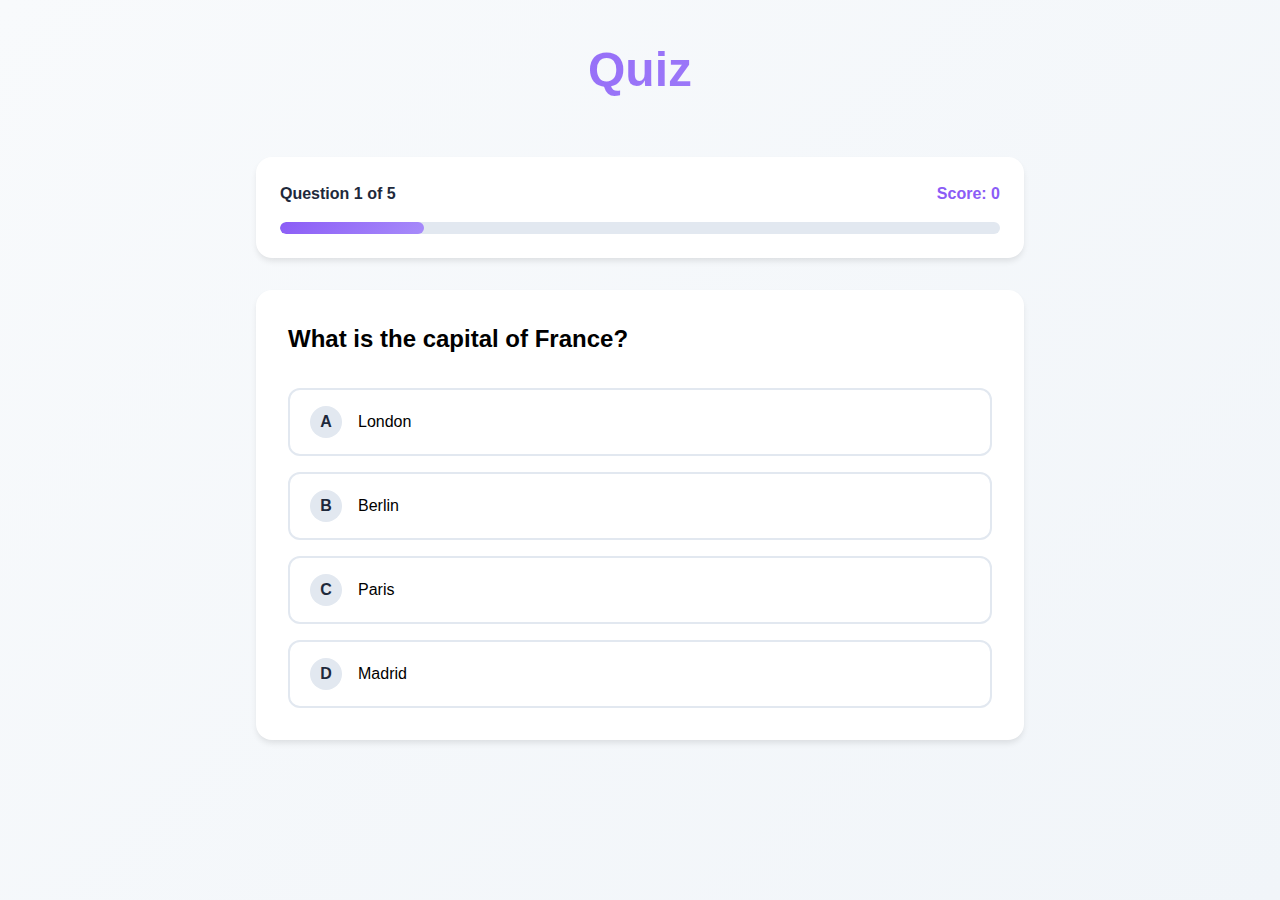
<file: public/quiz-embed.html>
<!DOCTYPE html>
<html lang="en">
<head>
    <meta charset="UTF-8">
    <meta name="viewport" content="width=device-width, initial-scale=1.0">
    <title>Interactive Quiz</title>
    <style>
        * {
            margin: 0;
            padding: 0;
            box-sizing: border-box;
        }

        :root {
            --primary: #8b5cf6;
            --primary-glow: #a78bfa;
            --success: #10b981;
            --success-glow: #34d399;
            --error: #ef4444;
            --error-glow: #f87171;
            --background: #f8fafc;
            --foreground: #1e293b;
            --card: #ffffff;
            --border: #e2e8f0;
            --muted: #64748b;
            --quiz-hover: #f1f5f9;
        }

        body {
            font-family: -apple-system, BlinkMacSystemFont, 'Segoe UI', Roboto, sans-serif;
            background: linear-gradient(135deg, #f8fafc, #f1f5f9);
            color: var(--foreground);
            line-height: 1.6;
            min-height: 100vh;
        }

        .quiz-container {
            max-width: 800px;
            margin: 0 auto;
            padding: 2rem 1rem;
        }

        .quiz-header {
            text-align: center;
            margin-bottom: 3rem;
        }

        .quiz-title {
            font-size: 3rem;
            font-weight: bold;
            background: linear-gradient(135deg, var(--primary), var(--primary-glow));
            -webkit-background-clip: text;
            -webkit-text-fill-color: transparent;
            background-clip: text;
            margin-bottom: 1rem;
        }

        .quiz-subtitle {
            font-size: 1.25rem;
            color: var(--muted);
            max-width: 32rem;
            margin: 0 auto;
        }

        .progress-container {
            background: var(--card);
            border-radius: 1rem;
            padding: 1.5rem;
            box-shadow: 0 4px 6px -1px rgba(0, 0, 0, 0.1);
            margin-bottom: 2rem;
        }

        .progress-header {
            display: flex;
            justify-content: space-between;
            align-items: center;
            margin-bottom: 1rem;
        }

        .progress-text {
            font-weight: 600;
            color: var(--foreground);
        }

        .progress-score {
            color: var(--primary);
            font-weight: bold;
        }

        .progress-bar {
            width: 100%;
            height: 0.75rem;
            background: #e2e8f0;
            border-radius: 9999px;
            overflow: hidden;
        }

        .progress-fill {
            height: 100%;
            background: linear-gradient(135deg, var(--primary), var(--primary-glow));
            border-radius: 9999px;
            transition: width 0.5s ease;
        }

        .question-card {
            background: var(--card);
            border-radius: 1rem;
            padding: 2rem;
            box-shadow: 0 4px 6px -1px rgba(0, 0, 0, 0.1);
            margin-bottom: 2rem;
        }

        .question-title {
            font-size: 1.5rem;
            font-weight: 600;
            margin-bottom: 2rem;
            line-height: 1.4;
            color: #000000; /* Força a cor preta */
        }

        .options-container {
            display: grid;
            gap: 1rem;
        }

        .option-button {
            display: flex;
            align-items: center;
            width: 100%;
            padding: 1rem 1.25rem;
            background: var(--card);
            border: 2px solid var(--border);
            border-radius: 0.75rem;
            cursor: pointer;
            transition: all 0.3s ease;
            font-size: 1rem;
            text-align: left;
        }

        .option-button:hover {
            background: var(--quiz-hover);
            border-color: var(--primary);
            transform: translateY(-2px);
        }

        .option-button.selected {
            border-color: var(--primary);
            background: var(--primary);
            color: white;
        }

        .option-button.correct {
            border-color: var(--success);
            background: var(--success);
            color: white;
            animation: quiz-success 0.6s ease-out;
        }

        .option-button.incorrect {
            border-color: var(--error);
            background: var(--error);
            color: white;
            animation: quiz-error 0.6s ease-out;
        }

        .option-button.disabled {
            cursor: not-allowed;
            opacity: 0.6;
        }

        .option-letter {
            display: flex;
            align-items: center;
            justify-content: center;
            width: 2rem;
            height: 2rem;
            border-radius: 50%;
            background: var(--border);
            color: var(--foreground);
            font-weight: bold;
            margin-right: 1rem;
            flex-shrink: 0;
        }

        .option-button.selected .option-letter,
        .option-button.correct .option-letter,
        .option-button.incorrect .option-letter {
            background: rgba(255, 255, 255, 0.2);
            color: white;
        }

        .feedback-container {
            margin-top: 1.5rem;
            padding: 1.5rem;
            border-radius: 0.75rem;
            border-left: 4px solid;
        }

        .feedback-correct {
            background: #ecfdf5;
            border-left-color: var(--success);
            color: #065f46;
        }

        .feedback-incorrect {
            background: #fef2f2;
            border-left-color: var(--error);
            color: #991b1b;
        }

        .feedback-title {
            font-weight: 600;
            margin-bottom: 0.5rem;
            display: flex;
            align-items: center;
            gap: 0.5rem;
        }

        .feedback-explanation {
            line-height: 1.6;
        }

        .next-button {
            display: flex;
            align-items: center;
            justify-content: center;
            gap: 0.5rem;
            margin: 2rem auto 0;
            padding: 0.75rem 2rem;
            background: linear-gradient(135deg, var(--primary), var(--primary-glow));
            color: white;
            border: none;
            border-radius: 0.75rem;
            font-size: 1.1rem;
            font-weight: 600;
            cursor: pointer;
            transition: all 0.3s ease;
            animation: bounce-in 0.4s cubic-bezier(0.68, -0.55, 0.265, 1.55);
        }

        .next-button:hover {
            opacity: 0.9;
            transform: scale(1.05);
        }

        .completion-card {
            background: var(--card);
            border-radius: 1rem;
            padding: 3rem 2rem;
            text-align: center;
            box-shadow: 0 4px 6px -1px rgba(0, 0, 0, 0.1);
        }

        .completion-title {
            font-size: 2.5rem;
            font-weight: bold;
            margin-bottom: 1rem;
        }

        .completion-score {
            font-size: 3rem;
            font-weight: bold;
            background: linear-gradient(135deg, var(--primary), var(--primary-glow));
            -webkit-background-clip: text;
            -webkit-text-fill-color: transparent;
            background-clip: text;
            margin-bottom: 1rem;
        }

        .completion-message {
            font-size: 1.125rem;
            color: var(--muted);
            margin-bottom: 2rem;
        }

        .restart-button {
            padding: 0.75rem 2rem;
            background: linear-gradient(135deg, var(--primary), var(--primary-glow));
            color: white;
            border: none;
            border-radius: 0.75rem;
            font-size: 1.1rem;
            font-weight: 600;
            cursor: pointer;
            transition: all 0.3s ease;
        }

        .restart-button:hover {
            opacity: 0.9;
            transform: scale(1.05);
        }

        @keyframes quiz-success {
            0% { transform: scale(1); }
            50% { transform: scale(1.02); }
            100% { transform: scale(1); }
        }

        @keyframes quiz-error {
            0% { transform: scale(1); }
            25% { transform: translateX(-5px); }
            75% { transform: translateX(5px); }
            100% { transform: translateX(0); }
        }

        @keyframes bounce-in {
            0% { transform: scale(0.8); opacity: 0; }
            50% { transform: scale(1.1); opacity: 1; }
            100% { transform: scale(1); opacity: 1; }
        }

        .hidden {
            display: none;
        }

        /* Responsive */
        @media (max-width: 640px) {
            .quiz-title {
                font-size: 2rem;
            }
            
            .quiz-container {
                padding: 1rem;
            }
            
            .question-card,
            .progress-container,
            .completion-card {
                padding: 1.5rem;
            }
        }
    </style>
</head>
<body>
    <div class="quiz-container">
        <header class="quiz-header">
            <h1 class="quiz-title">Quiz</h1>
        </header>

        <main id="quiz-main">
            <!-- Progress Section -->
            <div id="progress-section" class="progress-container">
                <div class="progress-header">
                    <span class="progress-text">Question <span id="current-question">1</span> of <span id="total-questions">5</span></span>
                    <span class="progress-score">Score: <span id="current-score">0</span></span>
                </div>
                <div class="progress-bar">
                    <div id="progress-fill" class="progress-fill" style="width: 20%"></div>
                </div>
            </div>

            <!-- Question Section -->
            <div id="question-section" class="question-card">
                <h2 id="question-title" class="question-title">What is the capital of France?</h2>
                <div id="options-container" class="options-container">
                    <!-- Options will be dynamically generated here -->
                </div>
                <div id="feedback-container" class="feedback-container hidden"></div>
            </div>

            <!-- Next Button -->
            <button id="next-button" class="next-button hidden">
                Next Question
                <svg width="20" height="20" viewBox="0 0 24 24" fill="none" stroke="currentColor" stroke-width="2">
                    <polyline points="9,18 15,12 9,6"></polyline>
                </svg>
            </button>

            <!-- Completion Section -->
            <div id="completion-section" class="completion-card hidden">
                <h2 class="completion-title">🎉 Quiz Complete!</h2>
                <div id="final-score" class="completion-score">4/5</div>
                <p id="completion-message" class="completion-message">Great job! You scored 80% on this quiz.</p>
                <button id="restart-button" class="restart-button">Take Quiz Again</button>
            </div>
        </main>
    </div>

    <script>
        // Quiz Data
        const quizQuestions = [
            {
                id: 1,
                question: "What is the capital of France?",
                options: ["London", "Berlin", "Paris", "Madrid"],
                correctAnswer: 2,
                explanation: "Paris is the capital and most populous city of France. It has been the political and cultural center of France for centuries.",
                type: "multiple-choice"
            },
            {
                id: 2,
                question: "The Earth is flat.",
                options: ["True", "False"],
                correctAnswer: 1,
                explanation: "The Earth is actually an oblate spheroid, meaning it's roughly spherical but slightly flattened at the poles due to its rotation. This has been proven through scientific evidence including satellite imagery, physics, and space exploration.",
                type: "true-false"
            },
            {
                id: 3,
                question: "Which programming language is known for its use in web development and has a name that refers to a type of coffee?",
                options: ["Python", "Java", "JavaScript", "C++"],
                correctAnswer: 2,
                explanation: "JavaScript is the programming language named after coffee (specifically Java coffee). Despite its name, JavaScript is completely different from Java. JavaScript is essential for web development, running in browsers to make websites interactive.",
                type: "multiple-choice"
            },
            {
                id: 4,
                question: "Photosynthesis occurs in animals.",
                options: ["True", "False"],
                correctAnswer: 1,
                explanation: "Photosynthesis is the process by which plants, algae, and some bacteria convert light energy (usually from the sun) into chemical energy. Animals cannot perform photosynthesis as they lack chlorophyll and the necessary cellular structures.",
                type: "true-false"
            },
            {
                id: 5,
                question: "What is the largest planet in our solar system?",
                options: ["Saturn", "Jupiter", "Neptune", "Earth"],
                correctAnswer: 1,
                explanation: "Jupiter is the largest planet in our solar system. It's a gas giant with a mass more than twice that of all other planets combined. Its Great Red Spot is a storm larger than Earth itself.",
                type: "multiple-choice"
            }
        ];

        // Quiz State
        let quizState = {
            currentQuestion: 0,
            score: 0,
            totalQuestions: quizQuestions.length,
            selectedAnswer: null,
            showFeedback: false,
            isComplete: false
        };

        // DOM Elements
        const progressSection = document.getElementById('progress-section');
        const questionSection = document.getElementById('question-section');
        const completionSection = document.getElementById('completion-section');
        const currentQuestionEl = document.getElementById('current-question');
        const totalQuestionsEl = document.getElementById('total-questions');
        const currentScoreEl = document.getElementById('current-score');
        const progressFillEl = document.getElementById('progress-fill');
        const questionTitleEl = document.getElementById('question-title');
        const optionsContainerEl = document.getElementById('options-container');
        const feedbackContainerEl = document.getElementById('feedback-container');
        const nextButtonEl = document.getElementById('next-button');
        const finalScoreEl = document.getElementById('final-score');
        const completionMessageEl = document.getElementById('completion-message');
        const restartButtonEl = document.getElementById('restart-button');

        // Initialize Quiz
        function initializeQuiz() {
            totalQuestionsEl.textContent = quizState.totalQuestions;
            renderCurrentQuestion();
        }

        // Render Current Question
        function renderCurrentQuestion() {
            const question = quizQuestions[quizState.currentQuestion];
            
            // Update progress
            currentQuestionEl.textContent = quizState.currentQuestion + 1;
            currentScoreEl.textContent = quizState.score;
            const progressPercentage = ((quizState.currentQuestion + 1) / quizState.totalQuestions) * 100;
            progressFillEl.style.width = progressPercentage + '%';

            // Update question
            questionTitleEl.textContent = question.question;

            // Clear and render options
            optionsContainerEl.innerHTML = '';
            question.options.forEach((option, index) => {
                const optionButton = document.createElement('button');
                optionButton.className = 'option-button';
                optionButton.onclick = () => handleAnswerSelect(index);

                const optionLetter = document.createElement('div');
                optionLetter.className = 'option-letter';
                
                if (question.type === 'true-false') {
                    optionLetter.textContent = index === 0 ? 'T' : 'F';
                } else {
                    optionLetter.textContent = String.fromCharCode(65 + index); // A, B, C, D
                }

                const optionText = document.createElement('span');
                optionText.textContent = option;

                optionButton.appendChild(optionLetter);
                optionButton.appendChild(optionText);
                optionsContainerEl.appendChild(optionButton);
            });

            // Hide feedback and next button
            feedbackContainerEl.classList.add('hidden');
            nextButtonEl.classList.add('hidden');
        }

        // Handle Answer Selection
        function handleAnswerSelect(answerIndex) {
            if (quizState.showFeedback) return;

            const question = quizQuestions[quizState.currentQuestion];
            const isCorrect = answerIndex === question.correctAnswer;
            
            quizState.selectedAnswer = answerIndex;
            quizState.showFeedback = true;
            
            if (isCorrect) {
                quizState.score++;
            }

            // Update UI
            const optionButtons = optionsContainerEl.querySelectorAll('.option-button');
            
            optionButtons.forEach((button, index) => {
                button.classList.add('disabled');
                
                if (index === answerIndex) {
                    button.classList.add(isCorrect ? 'correct' : 'incorrect');
                } else if (index === question.correctAnswer) {
                    button.classList.add('correct');
                }
            });

            // Show feedback
            showFeedback(isCorrect, question.explanation, question.options[question.correctAnswer]);
            
            // Show next button
            nextButtonEl.classList.remove('hidden');
            nextButtonEl.textContent = quizState.currentQuestion === quizQuestions.length - 1 ? 'Finish Quiz' : 'Next Question';
        }

        // Show Feedback
        function showFeedback(isCorrect, explanation, correctAnswer) {
            feedbackContainerEl.innerHTML = '';
            feedbackContainerEl.className = `feedback-container ${isCorrect ? 'feedback-correct' : 'feedback-incorrect'}`;

            const feedbackTitle = document.createElement('div');
            feedbackTitle.className = 'feedback-title';
            feedbackTitle.innerHTML = isCorrect 
                ? '✓ Correct! Well done!' 
                : `✗ Incorrect. The correct answer is: ${correctAnswer}`;

            const feedbackExplanation = document.createElement('div');
            feedbackExplanation.className = 'feedback-explanation';
            feedbackExplanation.textContent = explanation;

            feedbackContainerEl.appendChild(feedbackTitle);
            feedbackContainerEl.appendChild(feedbackExplanation);
            feedbackContainerEl.classList.remove('hidden');
        }

        // Handle Next Question
        function handleNextQuestion() {
            const isLastQuestion = quizState.currentQuestion === quizQuestions.length - 1;
            
            if (isLastQuestion) {
                showCompletion();
            } else {
                quizState.currentQuestion++;
                quizState.selectedAnswer = null;
                quizState.showFeedback = false;
                renderCurrentQuestion();
            }
        }

        // Show Completion
        function showCompletion() {
            quizState.isComplete = true;
            
            progressSection.classList.add('hidden');
            questionSection.classList.add('hidden');
            nextButtonEl.classList.add('hidden');
            completionSection.classList.remove('hidden');

            const percentage = Math.round((quizState.score / quizState.totalQuestions) * 100);
            finalScoreEl.textContent = `${quizState.score}/${quizState.totalQuestions}`;
            
            let message = '';
            if (percentage >= 80) {
                message = `Excellent! You scored ${percentage}% on this quiz.`;
            } else if (percentage >= 60) {
                message = `Good job! You scored ${percentage}% on this quiz.`;
            } else {
                message = `You scored ${percentage}%. Keep practicing to improve!`;
            }
            
            completionMessageEl.textContent = message;
        }

        // Restart Quiz
        function restartQuiz() {
            quizState = {
                currentQuestion: 0,
                score: 0,
                totalQuestions: quizQuestions.length,
                selectedAnswer: null,
                showFeedback: false,
                isComplete: false
            };

            progressSection.classList.remove('hidden');
            questionSection.classList.remove('hidden');
            completionSection.classList.add('hidden');

            renderCurrentQuestion();
        }

        // Event Listeners
        nextButtonEl.addEventListener('click', handleNextQuestion);
        restartButtonEl.addEventListener('click', restartQuiz);

        // Initialize the quiz when page loads
        initializeQuiz();
    </script>
</body>
</html>
</file>
